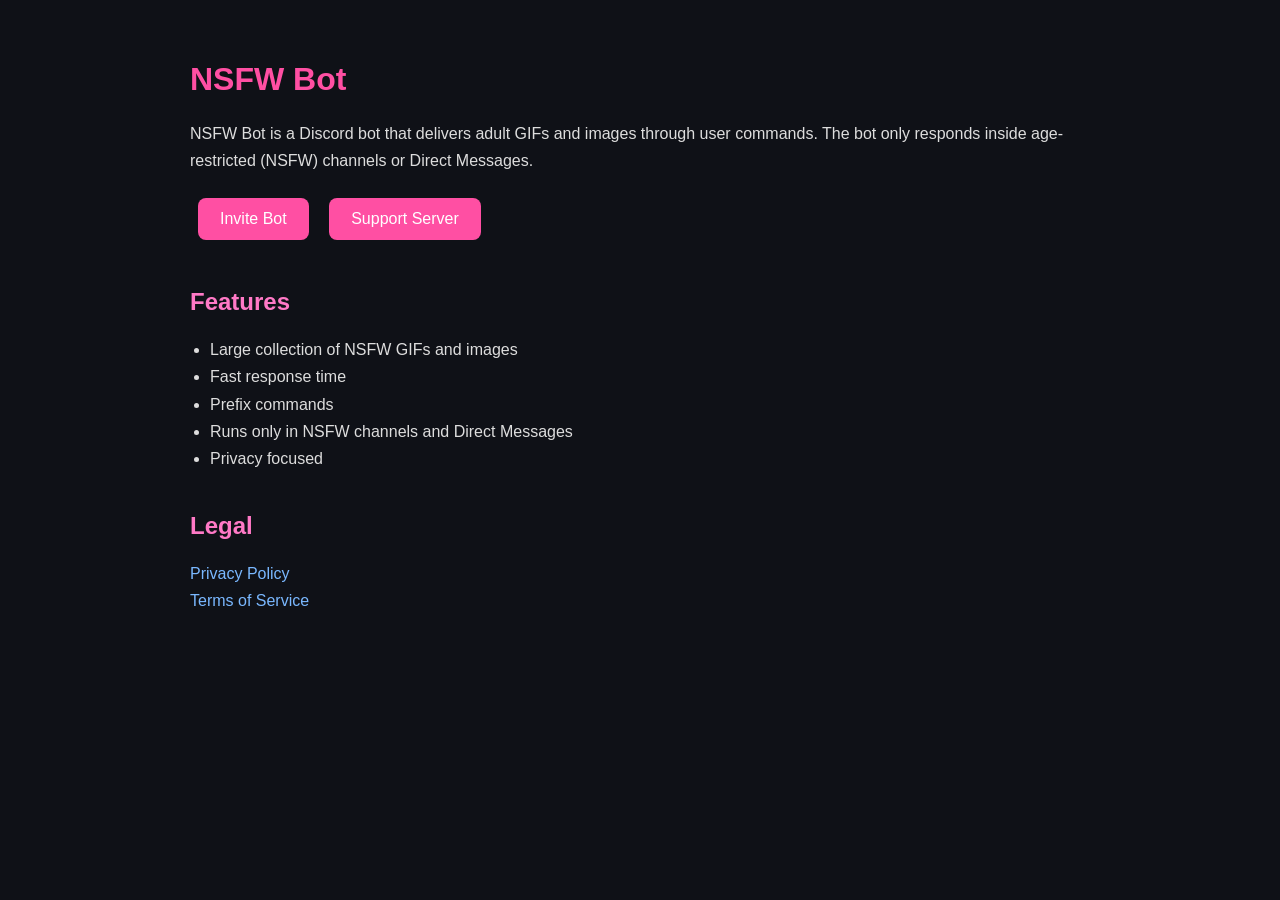
<file: index.html>
<!DOCTYPE html>
<html lang="en">
<head>
<meta charset="UTF-8">
<meta name="viewport" content="width=device-width, initial-scale=1.0">
<title>NSFW Bot</title>
<link rel="stylesheet" href="style.css">
</head>

<body>

<div class="container">

<h1>NSFW Bot</h1>

<p>
NSFW Bot is a Discord bot that delivers adult GIFs and images through user commands.
The bot only responds inside age-restricted (NSFW) channels or Direct Messages.
</p>

<a class="button" href="https://discord.com/oauth2/authorize?client_id=1493179674493190224">
Invite Bot
</a>

<a class="button" href="https://discord.gg/krZjV7U5PN">
Support Server
</a>

<h2>Features</h2>

<ul>
<li>Large collection of NSFW GIFs and images</li>
<li>Fast response time</li>
<li>Prefix commands</li>
<li>Runs only in NSFW channels and Direct Messages</li>
<li>Privacy focused</li>
</ul>

<h2>Legal</h2>

<p>
<a href="privacy.html">Privacy Policy</a><br>
<a href="terms.html">Terms of Service</a>
</p>

</div>

</body>
</html>
</file>
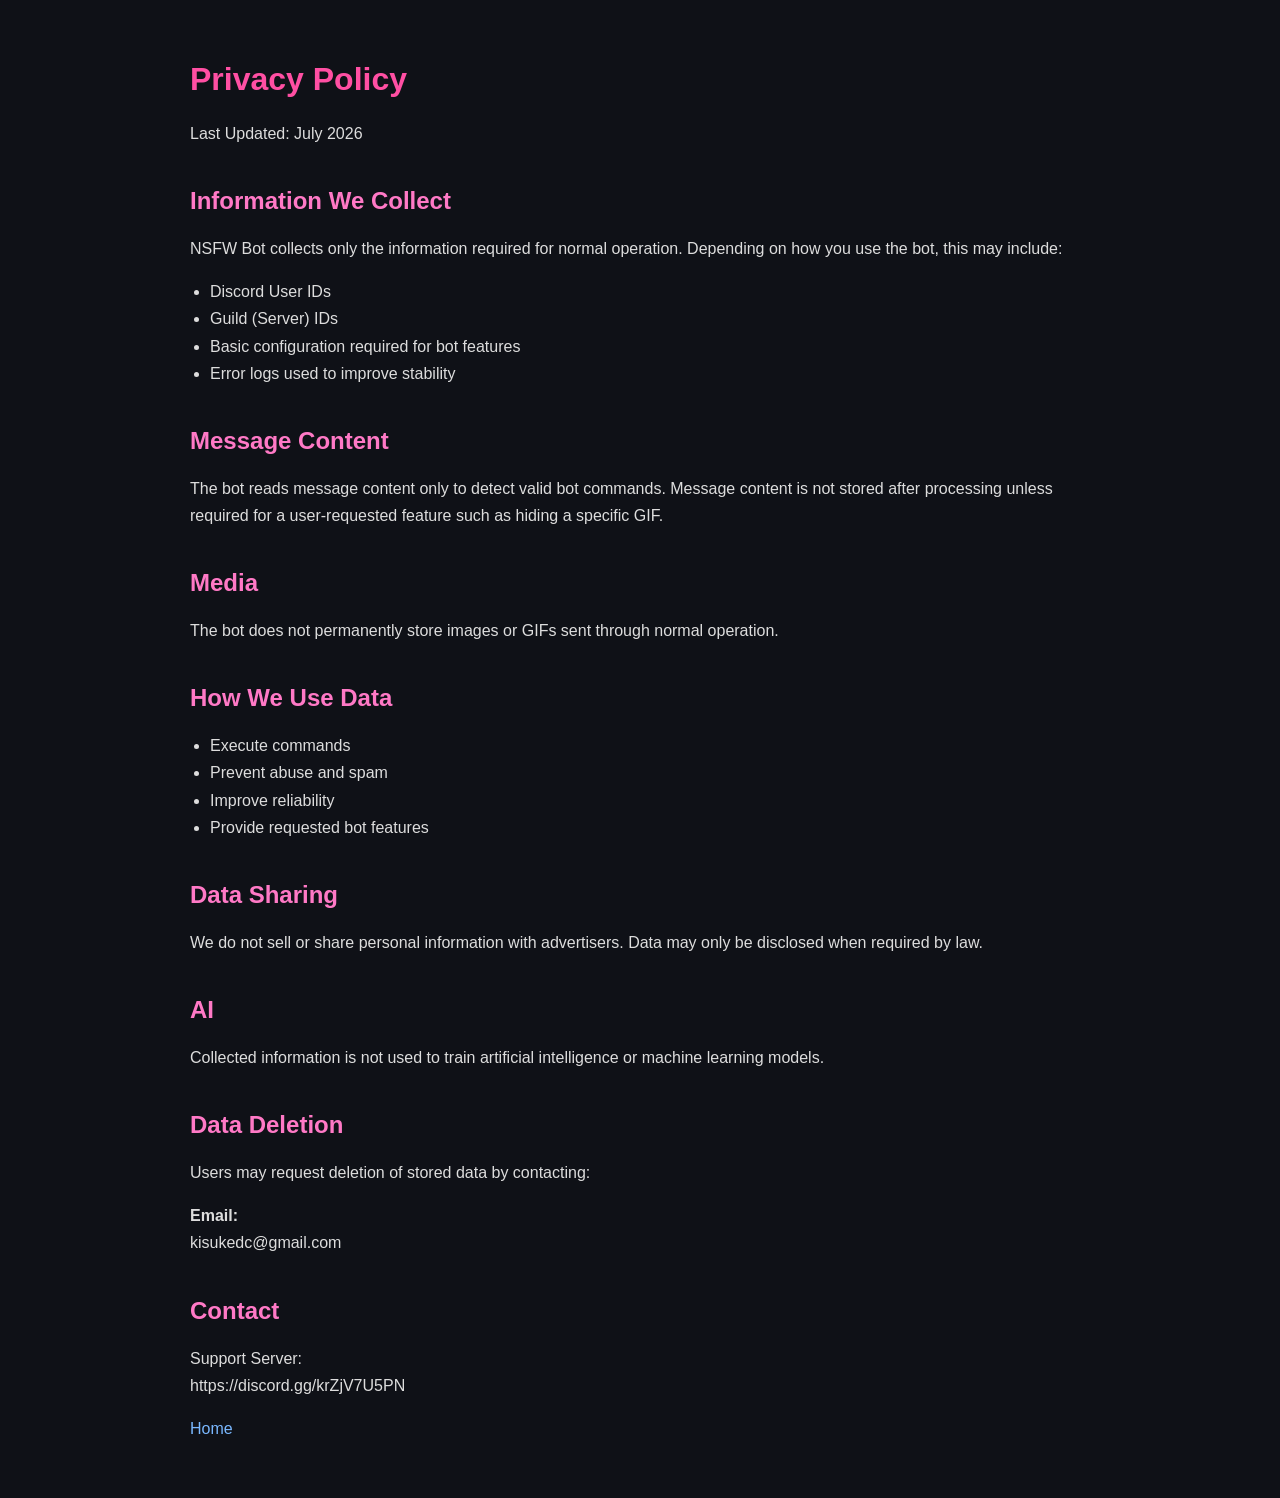
<file: privacy.html>
<!DOCTYPE html>
<html lang="en">
<head>
<meta charset="UTF-8">
<title>Privacy Policy</title>
<link rel="stylesheet" href="style.css">
</head>

<body>

<div class="container">

<h1>Privacy Policy</h1>

<p>Last Updated: July 2026</p>

<h2>Information We Collect</h2>

<p>
NSFW Bot collects only the information required for normal operation.
Depending on how you use the bot, this may include:
</p>

<ul>
<li>Discord User IDs</li>
<li>Guild (Server) IDs</li>
<li>Basic configuration required for bot features</li>
<li>Error logs used to improve stability</li>
</ul>

<h2>Message Content</h2>

<p>
The bot reads message content only to detect valid bot commands.
Message content is not stored after processing unless required for a user-requested feature such as hiding a specific GIF.
</p>

<h2>Media</h2>

<p>
The bot does not permanently store images or GIFs sent through normal operation.
</p>

<h2>How We Use Data</h2>

<ul>
<li>Execute commands</li>
<li>Prevent abuse and spam</li>
<li>Improve reliability</li>
<li>Provide requested bot features</li>
</ul>

<h2>Data Sharing</h2>

<p>
We do not sell or share personal information with advertisers.
Data may only be disclosed when required by law.
</p>

<h2>AI</h2>

<p>
Collected information is not used to train artificial intelligence or machine learning models.
</p>

<h2>Data Deletion</h2>

<p>
Users may request deletion of stored data by contacting:
</p>

<p>
<b>Email:</b><br>
kisukedc@gmail.com
</p>

<h2>Contact</h2>

<p>
Support Server:<br>
https://discord.gg/krZjV7U5PN
</p>

<p><a href="index.html">Home</a></p>

</div>

</body>
</html>
</file>
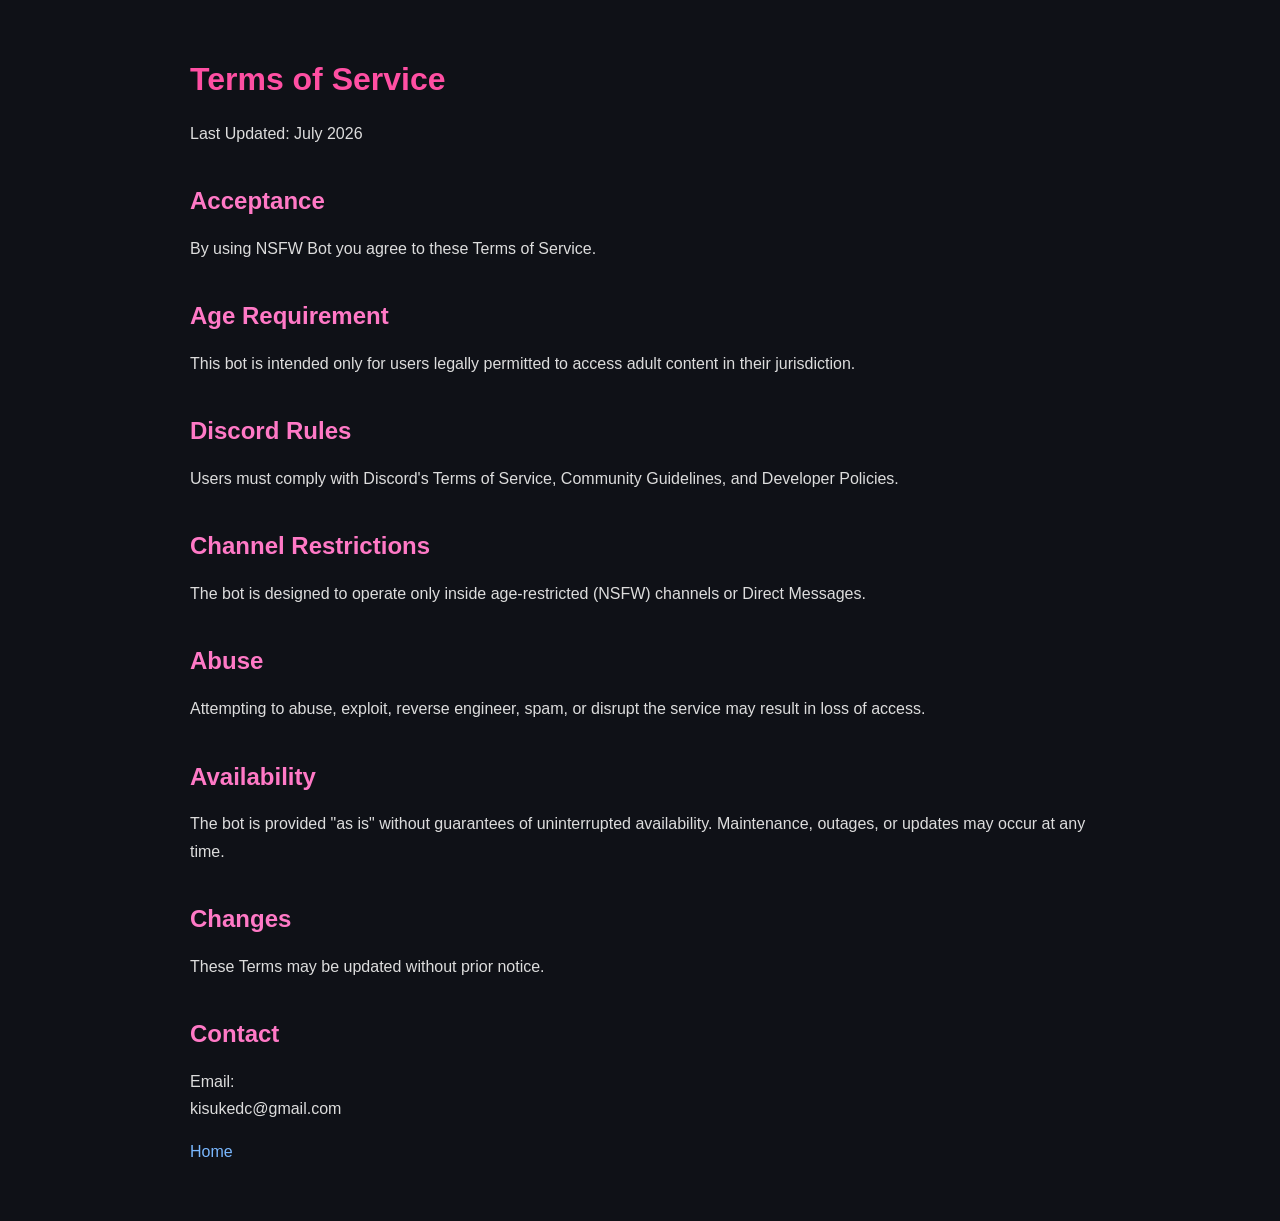
<file: terms.html>
<!DOCTYPE html>
<html lang="en">
<head>
<meta charset="UTF-8">
<title>Terms of Service</title>
<link rel="stylesheet" href="style.css">
</head>

<body>

<div class="container">

<h1>Terms of Service</h1>

<p>Last Updated: July 2026</p>

<h2>Acceptance</h2>

<p>
By using NSFW Bot you agree to these Terms of Service.
</p>

<h2>Age Requirement</h2>

<p>
This bot is intended only for users legally permitted to access adult content in their jurisdiction.
</p>

<h2>Discord Rules</h2>

<p>
Users must comply with Discord's Terms of Service, Community Guidelines, and Developer Policies.
</p>

<h2>Channel Restrictions</h2>

<p>
The bot is designed to operate only inside age-restricted (NSFW) channels or Direct Messages.
</p>

<h2>Abuse</h2>

<p>
Attempting to abuse, exploit, reverse engineer, spam, or disrupt the service may result in loss of access.
</p>

<h2>Availability</h2>

<p>
The bot is provided "as is" without guarantees of uninterrupted availability.
Maintenance, outages, or updates may occur at any time.
</p>

<h2>Changes</h2>

<p>
These Terms may be updated without prior notice.
</p>

<h2>Contact</h2>

<p>
Email:<br>
kisukedc@gmail.com
</p>

<p><a href="index.html">Home</a></p>

</div>

</body>
</html>
</file>
<file: style.css>
body{
    background:#0f1117;
    color:white;
    font-family:Arial,Helvetica,sans-serif;
    margin:0;
}

.container{
    width:90%;
    max-width:900px;
    margin:auto;
    padding:40px;
}

h1{
    color:#ff4fa3;
}

h2{
    margin-top:40px;
    color:#ff79c6;
}

p,li{
    line-height:1.7;
    color:#dddddd;
}

a{
    color:#7ab8ff;
    text-decoration:none;
}

.button{
    display:inline-block;
    background:#ff4fa3;
    color:white;
    padding:12px 22px;
    border-radius:8px;
    margin:8px;
}

.button:hover{
    opacity:.9;
}

ul{
    padding-left:20px;
}
</file>
